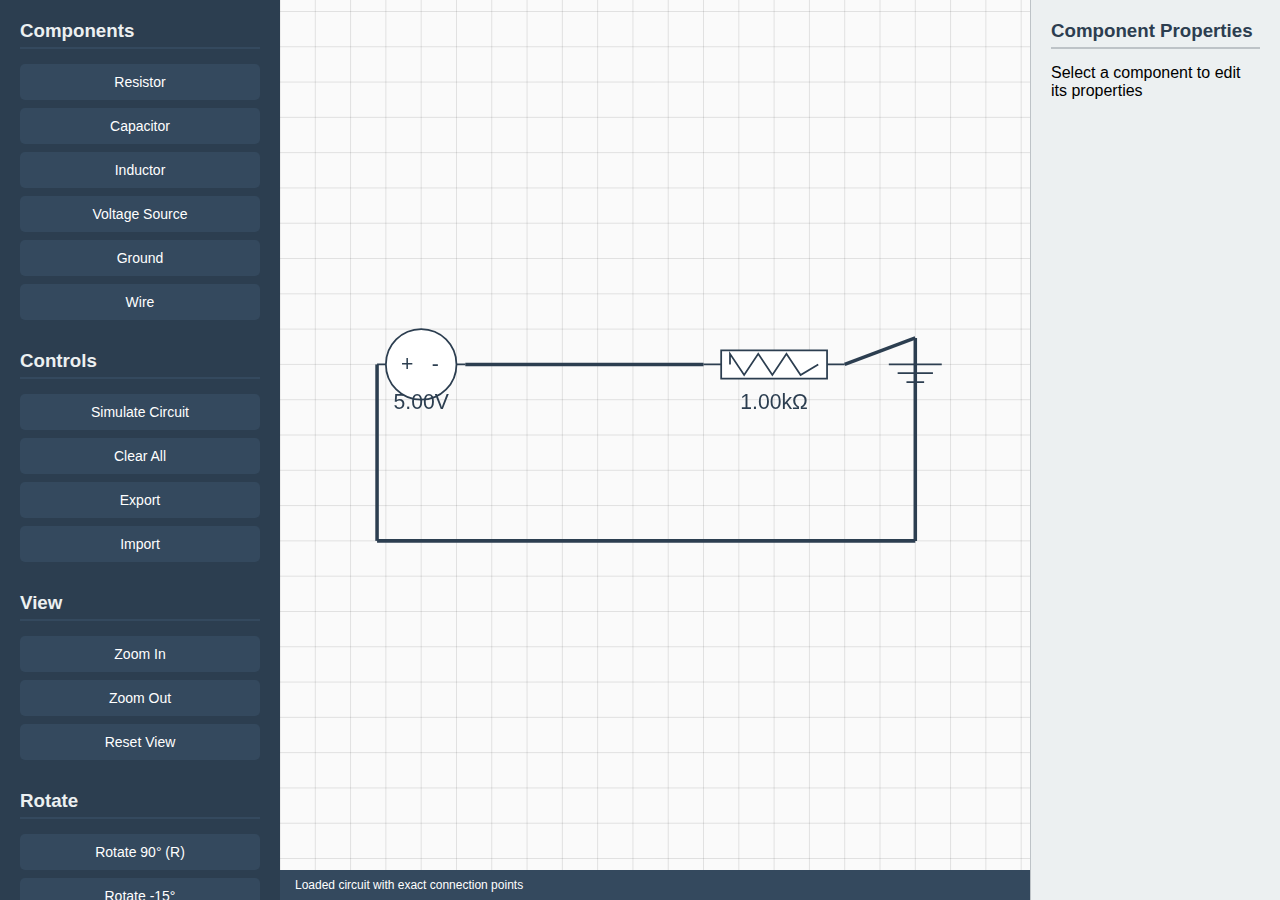
<file: index.html>
<!DOCTYPE html>
<html lang="en">
<head>
    <meta charset="UTF-8">
    <meta name="viewport" content="width=device-width, initial-scale=1.0">
    <title>Circuit Simulator</title>
    <link rel="stylesheet" href="styles.css">
</head>
<body>
    <div class="container">
        <div class="toolbar">
            <div class="toolbar-section">
                <h3>Components</h3>
                <div class="component-buttons">
                    <button class="component-btn" data-component="resistor">Resistor</button>
                    <button class="component-btn" data-component="capacitor">Capacitor</button>
                    <button class="component-btn" data-component="inductor">Inductor</button>
                    <button class="component-btn" data-component="voltage">Voltage Source</button>
                    <button class="component-btn" data-component="ground">Ground</button>
                    <button class="component-btn" data-component="wire">Wire</button>
                </div>
            </div>
            
            <div class="toolbar-section">
                <h3>Controls</h3>
                <div class="control-buttons">
                    <button id="simulateBtn">Simulate Circuit</button>
                    <button id="clearBtn">Clear All</button>
                    <button id="exportBtn">Export</button>
                    <button id="importBtn">Import</button>
                    <input type="file" id="fileInput" accept=".json" style="display: none;">
                </div>
            </div>
            
            <div class="toolbar-section">
                <h3>View</h3>
                <div class="view-controls">
                    <button id="zoomInBtn">Zoom In</button>
                    <button id="zoomOutBtn">Zoom Out</button>
                    <button id="resetViewBtn">Reset View</button>
                </div>
            </div>
            
            <div class="toolbar-section">
                <h3>Rotate</h3>
                <div class="control-buttons">
                    <button id="rotateBtn">Rotate 90° (R)</button>
                    <button id="rotateCCWBtn">Rotate -15°</button>
                    <button id="rotateCWBtn">Rotate +15°</button>
                </div>
            </div>
            
            <div class="toolbar-section">
                <h3>Test Circuits</h3>
                <div class="control-buttons">
                    <button onclick="circuitSimulator.loadTestCircuit('voltage_divider')">Voltage Divider</button>
                    <button onclick="circuitSimulator.loadTestCircuit('parallel_resistors')">Parallel Resistors</button>
                    <button onclick="circuitSimulator.loadTestCircuit('rc_circuit')">RC Circuit</button>
                    <button onclick="circuitSimulator.loadTestCircuit('series_resistors')">Series Resistors</button>
                </div>
            </div>
            
            <div class="toolbar-section">
                <h3>Input Circuit Data</h3>
                <textarea id="circuitInput" placeholder="Enter circuit data (e.g., r 548 100 548 228 0 12000)" rows="4"></textarea>
                <button id="parseBtn">Parse Circuit</button>
            </div>
        </div>
        
        <div class="canvas-container">
            <canvas id="circuitCanvas"></canvas>
            <div class="status-bar">
                <span id="statusText">Ready</span>
                <span id="coordinates"></span>
            </div>
        </div>
        
        <div class="properties-panel" id="propertiesPanel">
            <h3>Component Properties</h3>
            <div id="propertiesContent">
                <p>Select a component to edit its properties</p>
            </div>
        </div>
    </div>
    
    <script src="js/utils.js"></script>
    <script src="js/components.js"></script>
    <script src="js/circuit-parser.js"></script>
    <script src="js/circuit-simulator.js"></script>
    <script src="js/renderer.js"></script>
    <script src="js/input-handler.js"></script>
    <script src="js/main.js"></script>
</body>
</html>
</file>
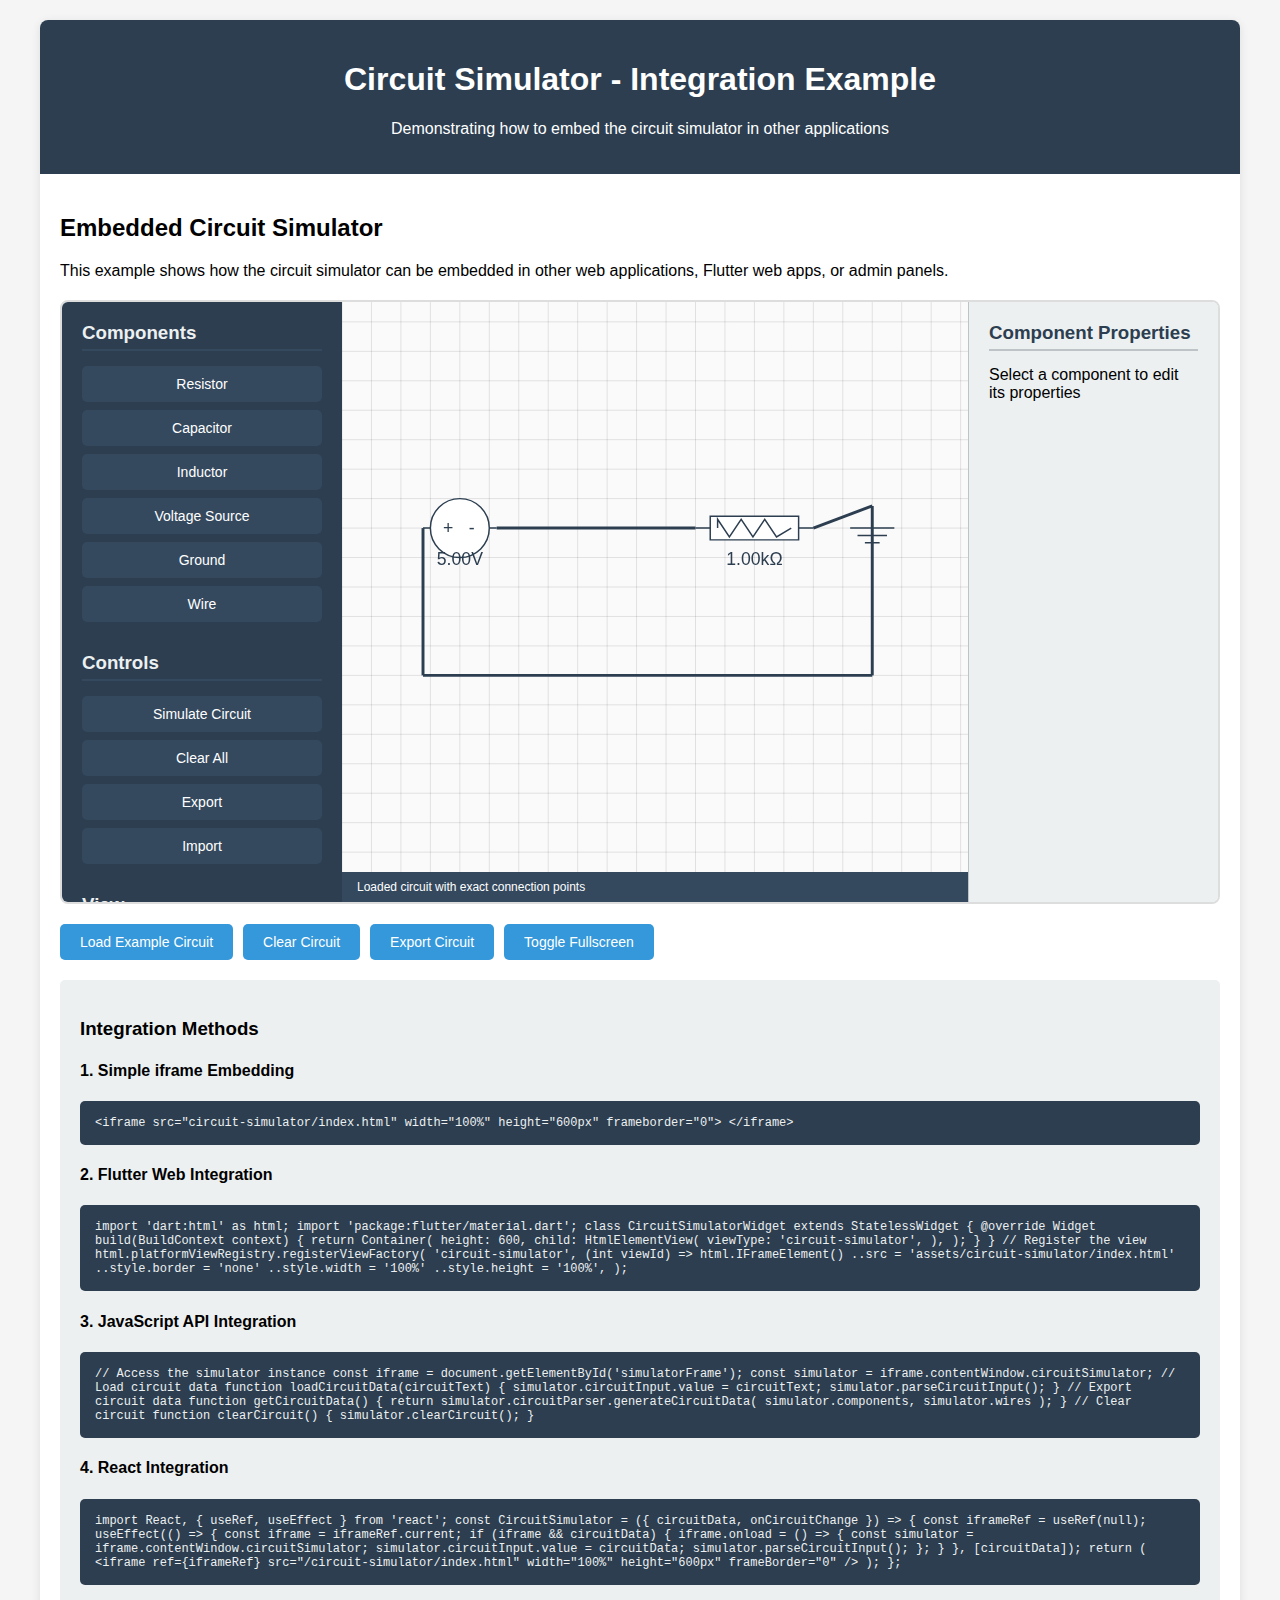
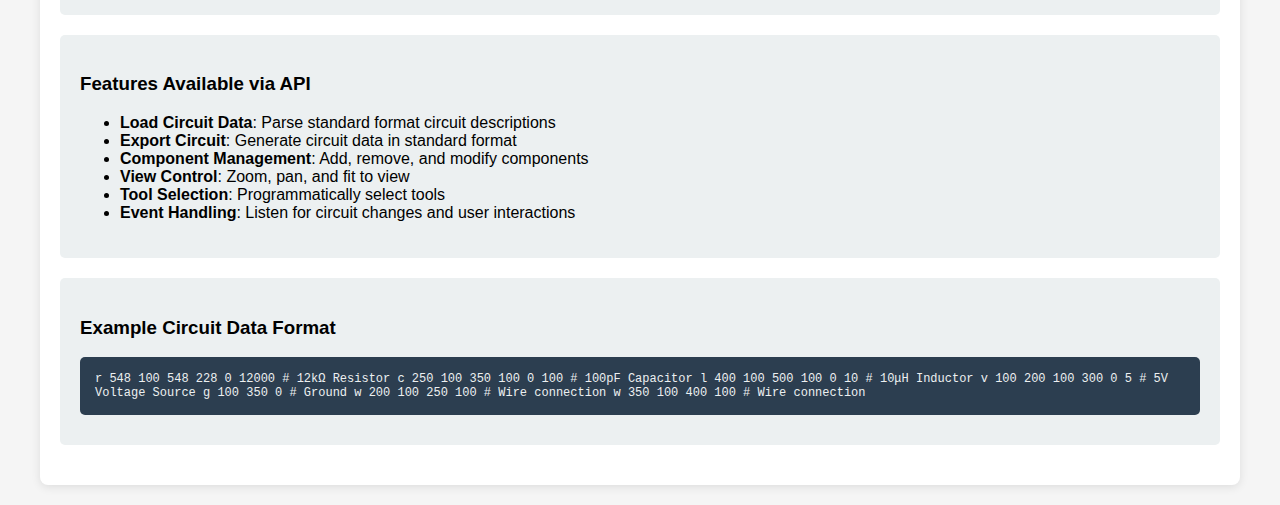
<file: example-embed.html>
<!DOCTYPE html>
<html lang="en">
<head>
    <meta charset="UTF-8">
    <meta name="viewport" content="width=device-width, initial-scale=1.0">
    <title>Circuit Simulator - Embedding Example</title>
    <style>
        body {
            font-family: Arial, sans-serif;
            margin: 0;
            padding: 20px;
            background-color: #f5f5f5;
        }
        
        .container {
            max-width: 1200px;
            margin: 0 auto;
            background-color: white;
            border-radius: 8px;
            box-shadow: 0 2px 10px rgba(0,0,0,0.1);
            overflow: hidden;
        }
        
        .header {
            background-color: #2c3e50;
            color: white;
            padding: 20px;
            text-align: center;
        }
        
        .content {
            padding: 20px;
        }
        
        .simulator-container {
            border: 2px solid #ddd;
            border-radius: 8px;
            overflow: hidden;
            margin: 20px 0;
        }
        
        .simulator-frame {
            width: 100%;
            height: 600px;
            border: none;
            display: block;
        }
        
        .controls {
            display: flex;
            gap: 10px;
            margin: 20px 0;
            flex-wrap: wrap;
        }
        
        .btn {
            padding: 10px 20px;
            border: none;
            border-radius: 5px;
            background-color: #3498db;
            color: white;
            cursor: pointer;
            font-size: 14px;
            transition: background-color 0.3s;
        }
        
        .btn:hover {
            background-color: #2980b9;
        }
        
        .info-panel {
            background-color: #ecf0f1;
            padding: 20px;
            border-radius: 5px;
            margin: 20px 0;
        }
        
        .code-block {
            background-color: #2c3e50;
            color: #ecf0f1;
            padding: 15px;
            border-radius: 5px;
            font-family: 'Courier New', monospace;
            font-size: 12px;
            overflow-x: auto;
            margin: 10px 0;
        }
        
        @media (max-width: 768px) {
            .controls {
                flex-direction: column;
            }
            
            .simulator-frame {
                height: 400px;
            }
        }
    </style>
</head>
<body>
    <div class="container">
        <div class="header">
            <h1>Circuit Simulator - Integration Example</h1>
            <p>Demonstrating how to embed the circuit simulator in other applications</p>
        </div>
        
        <div class="content">
            <h2>Embedded Circuit Simulator</h2>
            <p>This example shows how the circuit simulator can be embedded in other web applications, Flutter web apps, or admin panels.</p>
            
            <div class="simulator-container">
                <iframe id="simulatorFrame" 
                        src="index.html" 
                        class="simulator-frame"
                        title="Circuit Simulator">
                </iframe>
            </div>
            
            <div class="controls">
                <button class="btn" onclick="loadExampleCircuit()">Load Example Circuit</button>
                <button class="btn" onclick="clearCircuit()">Clear Circuit</button>
                <button class="btn" onclick="exportCircuit()">Export Circuit</button>
                <button class="btn" onclick="toggleFullscreen()">Toggle Fullscreen</button>
            </div>
            
            <div class="info-panel">
                <h3>Integration Methods</h3>
                
                <h4>1. Simple iframe Embedding</h4>
                <div class="code-block">
&lt;iframe src="circuit-simulator/index.html" 
        width="100%" 
        height="600px" 
        frameborder="0"&gt;
&lt;/iframe&gt;
                </div>
                
                <h4>2. Flutter Web Integration</h4>
                <div class="code-block">
import 'dart:html' as html;
import 'package:flutter/material.dart';

class CircuitSimulatorWidget extends StatelessWidget {
  @override
  Widget build(BuildContext context) {
    return Container(
      height: 600,
      child: HtmlElementView(
        viewType: 'circuit-simulator',
      ),
    );
  }
}

// Register the view
html.platformViewRegistry.registerViewFactory(
  'circuit-simulator',
  (int viewId) => html.IFrameElement()
    ..src = 'assets/circuit-simulator/index.html'
    ..style.border = 'none'
    ..style.width = '100%'
    ..style.height = '100%',
);
                </div>
                
                <h4>3. JavaScript API Integration</h4>
                <div class="code-block">
// Access the simulator instance
const iframe = document.getElementById('simulatorFrame');
const simulator = iframe.contentWindow.circuitSimulator;

// Load circuit data
function loadCircuitData(circuitText) {
    simulator.circuitInput.value = circuitText;
    simulator.parseCircuitInput();
}

// Export circuit data
function getCircuitData() {
    return simulator.circuitParser.generateCircuitData(
        simulator.components, 
        simulator.wires
    );
}

// Clear circuit
function clearCircuit() {
    simulator.clearCircuit();
}
                </div>
                
                <h4>4. React Integration</h4>
                <div class="code-block">
import React, { useRef, useEffect } from 'react';

const CircuitSimulator = ({ circuitData, onCircuitChange }) => {
  const iframeRef = useRef(null);
  
  useEffect(() => {
    const iframe = iframeRef.current;
    if (iframe && circuitData) {
      iframe.onload = () => {
        const simulator = iframe.contentWindow.circuitSimulator;
        simulator.circuitInput.value = circuitData;
        simulator.parseCircuitInput();
      };
    }
  }, [circuitData]);
  
  return (
    &lt;iframe
      ref={iframeRef}
      src="/circuit-simulator/index.html"
      width="100%"
      height="600px"
      frameBorder="0"
    /&gt;
  );
};
                </div>
            </div>
            
            <div class="info-panel">
                <h3>Features Available via API</h3>
                <ul>
                    <li><strong>Load Circuit Data</strong>: Parse standard format circuit descriptions</li>
                    <li><strong>Export Circuit</strong>: Generate circuit data in standard format</li>
                    <li><strong>Component Management</strong>: Add, remove, and modify components</li>
                    <li><strong>View Control</strong>: Zoom, pan, and fit to view</li>
                    <li><strong>Tool Selection</strong>: Programmatically select tools</li>
                    <li><strong>Event Handling</strong>: Listen for circuit changes and user interactions</li>
                </ul>
            </div>
            
            <div class="info-panel">
                <h3>Example Circuit Data Format</h3>
                <div class="code-block">
r 548 100 548 228 0 12000    # 12kΩ Resistor
c 250 100 350 100 0 100      # 100pF Capacitor
l 400 100 500 100 0 10       # 10μH Inductor
v 100 200 100 300 0 5        # 5V Voltage Source
g 100 350 0                  # Ground
w 200 100 250 100            # Wire connection
w 350 100 400 100            # Wire connection
                </div>
            </div>
        </div>
    </div>
    
    <script>
        let simulatorFrame;
        let simulator;
        
        // Wait for iframe to load
        window.addEventListener('load', () => {
            simulatorFrame = document.getElementById('simulatorFrame');
            
            simulatorFrame.addEventListener('load', () => {
                simulator = simulatorFrame.contentWindow.circuitSimulator;
                console.log('Circuit simulator loaded and ready');
            });
        });
        
        function loadExampleCircuit() {
            if (simulator) {
                const exampleCircuit = `r 100 100 200 100 0 1000
c 250 100 350 100 0 100
l 400 100 500 100 0 10
v 100 200 100 300 0 5
g 100 350 0
w 200 100 250 100
w 350 100 400 100
w 100 300 100 350`;
                
                simulator.circuitInput.value = exampleCircuit;
                simulator.parseCircuitInput();
            } else {
                alert('Simulator not ready yet. Please wait a moment and try again.');
            }
        }
        
        function clearCircuit() {
            if (simulator) {
                simulator.clearCircuit();
            }
        }
        
        function exportCircuit() {
            if (simulator) {
                simulator.exportCircuit();
            }
        }
        
        function toggleFullscreen() {
            const container = document.querySelector('.simulator-container');
            
            if (!document.fullscreenElement) {
                container.requestFullscreen().catch(err => {
                    alert(`Error attempting to enable fullscreen: ${err.message}`);
                });
            } else {
                document.exitFullscreen();
            }
        }
        
        // Example of listening for circuit changes
        function setupCircuitChangeListener() {
            if (simulator) {
                // Override the saveState method to capture changes
                const originalSaveState = simulator.saveState;
                simulator.saveState = function() {
                    originalSaveState.call(this);
                    
                    // Get current circuit data
                    const circuitData = simulator.circuitParser.generateCircuitData(
                        simulator.components, 
                        simulator.wires
                    );
                    
                    console.log('Circuit changed:', circuitData);
                    
                    // You can send this data to your backend or parent application
                    // window.parent.postMessage({ type: 'circuitChanged', data: circuitData }, '*');
                };
            }
        }
        
        // Set up the listener once the simulator is loaded
        setTimeout(setupCircuitChangeListener, 2000);
    </script>
</body>
</html>
</file>
<file: styles.css>
* {
    margin: 0;
    padding: 0;
    box-sizing: border-box;
}

body {
    font-family: 'Segoe UI', Tahoma, Geneva, Verdana, sans-serif;
    background-color: #f0f0f0;
    overflow: hidden;
}

.container {
    display: flex;
    height: 100vh;
}

.toolbar {
    width: 280px;
    background-color: #2c3e50;
    color: white;
    padding: 20px;
    overflow-y: auto;
    box-shadow: 2px 0 5px rgba(0,0,0,0.1);
}

.toolbar-section {
    margin-bottom: 30px;
}

.toolbar-section h3 {
    margin-bottom: 15px;
    color: #ecf0f1;
    border-bottom: 2px solid #34495e;
    padding-bottom: 5px;
}

.component-buttons, .control-buttons, .view-controls {
    display: flex;
    flex-direction: column;
    gap: 8px;
}

.component-btn, .control-buttons button, .view-controls button {
    padding: 10px 15px;
    border: none;
    border-radius: 5px;
    background-color: #34495e;
    color: white;
    cursor: pointer;
    transition: all 0.3s ease;
    font-size: 14px;
}

.component-btn:hover, .control-buttons button:hover, .view-controls button:hover {
    background-color: #3498db;
    transform: translateY(-2px);
}

.component-btn.active {
    background-color: #e74c3c;
}

#circuitInput {
    width: 100%;
    padding: 10px;
    border: 1px solid #34495e;
    border-radius: 5px;
    background-color: #34495e;
    color: white;
    font-family: 'Courier New', monospace;
    font-size: 12px;
    resize: vertical;
    margin-bottom: 10px;
}

#circuitInput::placeholder {
    color: #bdc3c7;
}

#parseBtn {
    width: 100%;
    padding: 10px;
    border: none;
    border-radius: 5px;
    background-color: #27ae60;
    color: white;
    cursor: pointer;
    font-size: 14px;
    transition: background-color 0.3s ease;
}

#parseBtn:hover {
    background-color: #2ecc71;
}

.canvas-container {
    flex: 1;
    position: relative;
    background-color: white;
}

#circuitCanvas {
    display: block;
    cursor: crosshair;
    background-color: #fafafa;
    background-image: 
        linear-gradient(rgba(0,0,0,.1) 1px, transparent 1px),
        linear-gradient(90deg, rgba(0,0,0,.1) 1px, transparent 1px);
    background-size: 20px 20px;
}

.status-bar {
    position: absolute;
    bottom: 0;
    left: 0;
    right: 0;
    height: 30px;
    background-color: #34495e;
    color: white;
    display: flex;
    align-items: center;
    justify-content: space-between;
    padding: 0 15px;
    font-size: 12px;
}

.properties-panel {
    width: 250px;
    background-color: #ecf0f1;
    padding: 20px;
    border-left: 1px solid #bdc3c7;
    overflow-y: auto;
}

.properties-panel h3 {
    margin-bottom: 15px;
    color: #2c3e50;
    border-bottom: 2px solid #bdc3c7;
    padding-bottom: 5px;
}

.property-group {
    margin-bottom: 15px;
}

.property-group label {
    display: block;
    margin-bottom: 5px;
    font-weight: bold;
    color: #2c3e50;
}

.property-group input, .property-group select {
    width: 100%;
    padding: 8px;
    border: 1px solid #bdc3c7;
    border-radius: 3px;
    font-size: 14px;
}

.property-group input:focus, .property-group select:focus {
    outline: none;
    border-color: #3498db;
    box-shadow: 0 0 5px rgba(52, 152, 219, 0.3);
}

/* Component styles on canvas */
.component-highlight {
    stroke: #e74c3c !important;
    stroke-width: 3 !important;
}

.component-selected {
    stroke: #f39c12 !important;
    stroke-width: 2 !important;
}

/* Responsive design */
@media (max-width: 1024px) {
    .toolbar {
        width: 250px;
    }
    
    .properties-panel {
        width: 220px;
    }
}

@media (max-width: 768px) {
    .container {
        flex-direction: column;
    }
    
    .toolbar {
        width: 100%;
        height: 200px;
        display: flex;
        flex-direction: row;
        overflow-x: auto;
    }
    
    .toolbar-section {
        min-width: 200px;
        margin-right: 20px;
    }
    
    .canvas-container {
        height: calc(100vh - 200px);
    }
    
    .properties-panel {
        display: none;
    }
}

/* Animation for component placement */
@keyframes componentPlace {
    0% {
        transform: scale(0.8);
        opacity: 0.7;
    }
    100% {
        transform: scale(1);
        opacity: 1;
    }
}

.component-placing {
    animation: componentPlace 0.3s ease-out;
}

/* Tooltip styles */
.tooltip {
    position: absolute;
    background-color: #2c3e50;
    color: white;
    padding: 5px 10px;
    border-radius: 3px;
    font-size: 12px;
    pointer-events: none;
    z-index: 1000;
    opacity: 0;
    transition: opacity 0.3s ease;
}

.tooltip.show {
    opacity: 1;
}
</file>
